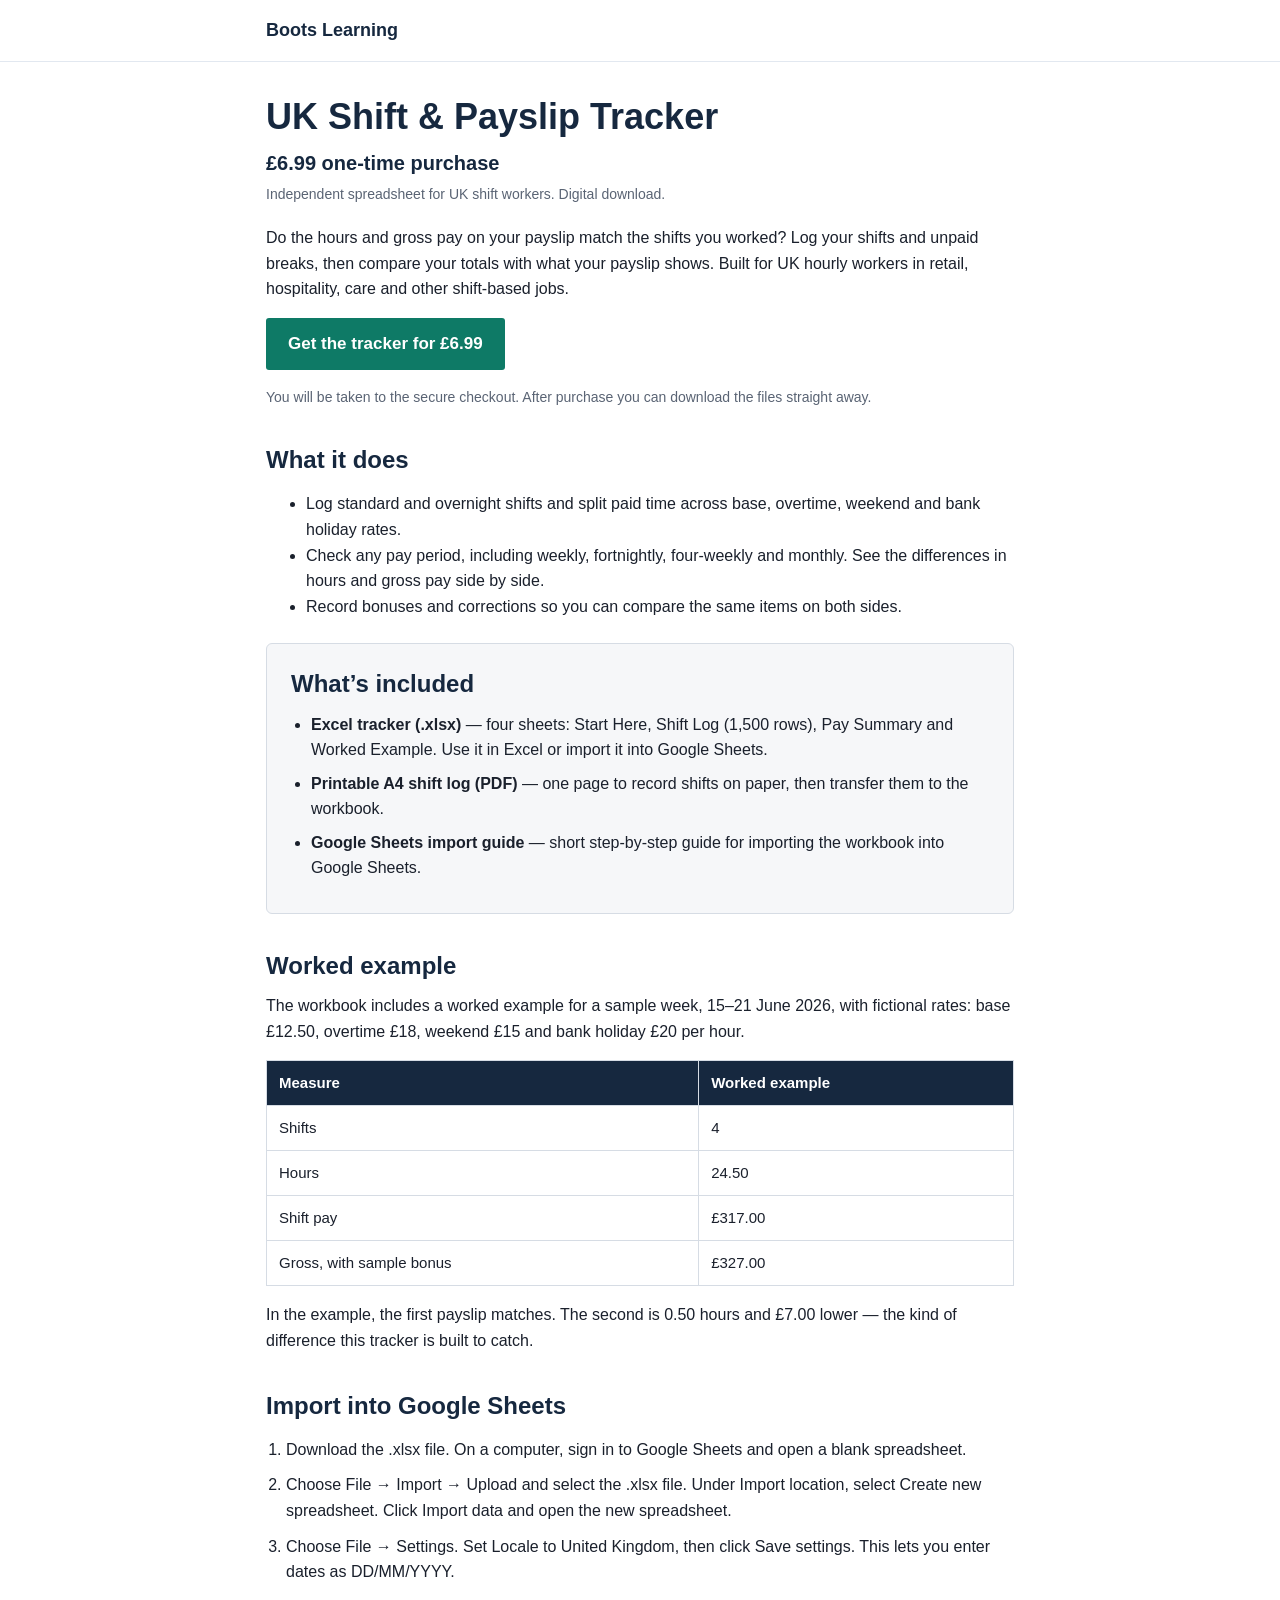
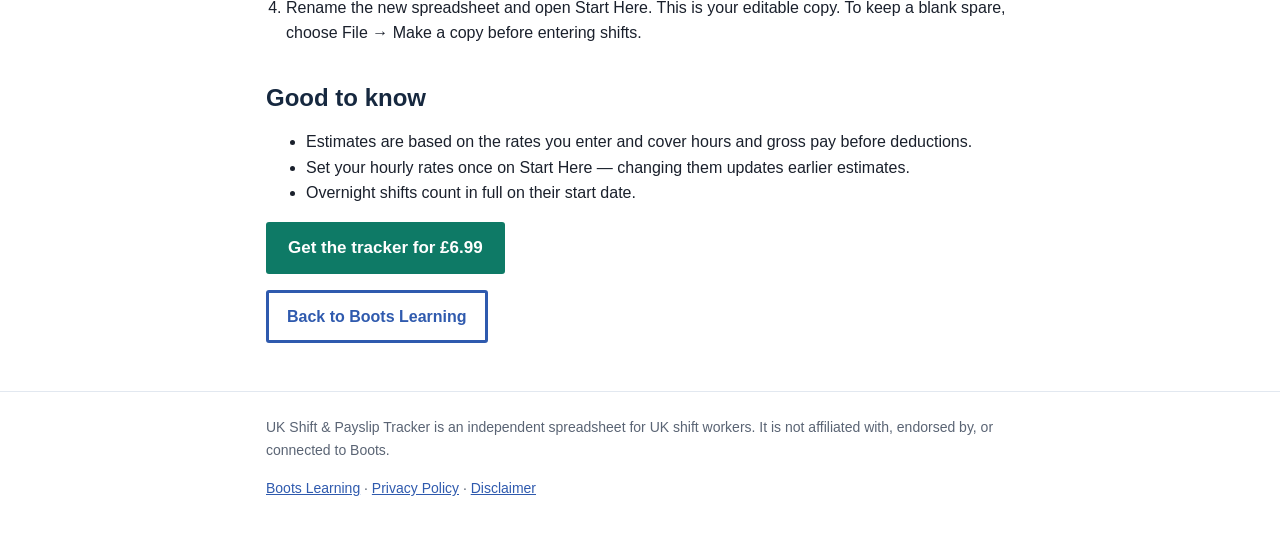
<file: public/shift-payslip-tracker/index.html>
<!DOCTYPE html>
<html lang="en-GB">
<head>
<meta charset="UTF-8">
<meta name="viewport" content="width=device-width, initial-scale=1, minimum-scale=1">
<title>UK Shift &amp; Payslip Tracker – £6.99 | Boots Learning</title>
<meta name="description" content="Log your shifts and overtime, then check whether your payslip matches the hours you worked. Excel workbook for UK hourly workers, imports into Google Sheets, plus a printable A4 shift log. £6.99 one-time purchase.">
<link rel="canonical" href="https://www.bootselearning.net/shift-payslip-tracker/">
<meta property="og:title" content="UK Shift &amp; Payslip Tracker – £6.99">
<meta property="og:description" content="Log your shifts and overtime, then check whether your payslip matches the hours you worked.">
<meta property="og:type" content="website">
<meta property="og:url" content="https://www.bootselearning.net/shift-payslip-tracker/">
<script async src="https://www.googletagmanager.com/gtag/js?id=G-TZP1DGGQW7"></script>
<script>
  window.dataLayer = window.dataLayer || [];
  function gtag(){dataLayer.push(arguments);}
  gtag('js', new Date());
  gtag('config', 'G-TZP1DGGQW7');
</script>
<style>
  body{margin:0;background:#ffffff;color:#1a202c;font-family:Arial,Helvetica,sans-serif;font-size:16px;line-height:1.6;}
  a{color:#2f5aae;}
  .wrap{max-width:748px;margin:0 auto;padding:0 20px;}
  header.site{border-bottom:1px solid #e2e8f0;padding:16px 0;}
  header.site a.home{font-weight:700;font-size:18px;color:#16283f;text-decoration:none;}
  header.site a.home:hover{text-decoration:underline;}
  h1{font-size:36px;line-height:1.25;color:#16283f;margin:32px 0 8px;}
  h2{font-size:24px;line-height:1.3;color:#16283f;margin:36px 0 12px;}
  h3{font-size:19px;color:#16283f;margin:24px 0 8px;}
  p{margin:0 0 16px;}
  .price{font-size:20px;font-weight:700;color:#16283f;margin:0 0 4px;}
  .support{font-size:14px;color:#5a6474;margin:0 0 20px;}
  .btn{display:inline-block;background:#0e7a66;color:#ffffff;font-weight:700;font-size:17px;line-height:1.4;padding:14px 22px;border-radius:3px;text-decoration:none;min-height:48px;box-sizing:border-box;}
  .btn:hover{background:#0b6353;color:#ffffff;}
  .btn-secondary{display:inline-block;background:#ffffff;color:#2f5aae;font-weight:700;font-size:16px;padding:11px 18px;border:3px solid #2f5aae;border-radius:3px;text-decoration:none;box-sizing:border-box;}
  .card{background:#f6f7f9;border:1px solid #d6dce4;border-radius:6px;padding:24px;margin:24px 0;}
  .card ul{margin:0;padding-left:20px;}
  .card li{margin-bottom:8px;}
  table{width:100%;border-collapse:collapse;margin:16px 0;font-size:15px;}
  th,td{border:1px solid #d6dce4;padding:10px 12px;text-align:left;}
  th{background:#16283f;color:#ffffff;}
  .steps{padding-left:20px;}
  .steps li{margin-bottom:10px;}
  .note{font-size:14px;color:#5a6474;}
  footer.site{border-top:1px solid #e2e8f0;margin-top:48px;padding:24px 0 40px;font-size:14px;color:#5a6474;}
  @media (max-width:600px){
    h1{font-size:28px;}
    .btn{display:block;text-align:center;width:100%;}
  }
</style>
</head>
<body>
<header class="site">
  <div class="wrap"><a class="home" href="https://www.bootselearning.net/">Boots Learning</a></div>
</header>
<main class="wrap">
  <h1>UK Shift &amp; Payslip Tracker</h1>
  <p class="price">&pound;6.99 one-time purchase</p>
  <p class="support">Independent spreadsheet for UK shift workers. Digital download.</p>
  <p>Do the hours and gross pay on your payslip match the shifts you worked? Log your shifts and unpaid breaks, then compare your totals with what your payslip shows. Built for UK hourly workers in retail, hospitality, care and other shift-based jobs.</p>
  <p><a class="btn" id="tracker-buy-cta" href="https://thisisabuzarnaqvi.gumroad.com/l/uk-shift-payslip-tracker">Get the tracker for &pound;6.99</a></p>
  <p class="note">You will be taken to the secure checkout. After purchase you can download the files straight away.</p>

  <h2>What it does</h2>
  <ul>
    <li>Log standard and overnight shifts and split paid time across base, overtime, weekend and bank holiday rates.</li>
    <li>Check any pay period, including weekly, fortnightly, four-weekly and monthly. See the differences in hours and gross pay side by side.</li>
    <li>Record bonuses and corrections so you can compare the same items on both sides.</li>
  </ul>

  <div class="card">
    <h2 style="margin-top:0;">What&rsquo;s included</h2>
    <ul>
      <li><strong>Excel tracker (.xlsx)</strong> — four sheets: Start Here, Shift Log (1,500 rows), Pay Summary and Worked Example. Use it in Excel or import it into Google Sheets.</li>
      <li><strong>Printable A4 shift log (PDF)</strong> — one page to record shifts on paper, then transfer them to the workbook.</li>
      <li><strong>Google Sheets import guide</strong> — short step-by-step guide for importing the workbook into Google Sheets.</li>
    </ul>
  </div>

  <h2>Worked example</h2>
  <p>The workbook includes a worked example for a sample week, 15&ndash;21 June 2026, with fictional rates: base &pound;12.50, overtime &pound;18, weekend &pound;15 and bank holiday &pound;20 per hour.</p>
  <table>
    <tr><th>Measure</th><th>Worked example</th></tr>
    <tr><td>Shifts</td><td>4</td></tr>
    <tr><td>Hours</td><td>24.50</td></tr>
    <tr><td>Shift pay</td><td>&pound;317.00</td></tr>
    <tr><td>Gross, with sample bonus</td><td>&pound;327.00</td></tr>
  </table>
  <p>In the example, the first payslip matches. The second is 0.50 hours and &pound;7.00 lower — the kind of difference this tracker is built to catch.</p>

  <h2>Import into Google Sheets</h2>
  <ol class="steps">
    <li>Download the .xlsx file. On a computer, sign in to Google Sheets and open a blank spreadsheet.</li>
    <li>Choose File &rarr; Import &rarr; Upload and select the .xlsx file. Under Import location, select Create new spreadsheet. Click Import data and open the new spreadsheet.</li>
    <li>Choose File &rarr; Settings. Set Locale to United Kingdom, then click Save settings. This lets you enter dates as DD/MM/YYYY.</li>
    <li>Rename the new spreadsheet and open Start Here. This is your editable copy. To keep a blank spare, choose File &rarr; Make a copy before entering shifts.</li>
  </ol>

  <h2>Good to know</h2>
  <ul>
    <li>Estimates are based on the rates you enter and cover hours and gross pay before deductions.</li>
    <li>Set your hourly rates once on Start Here — changing them updates earlier estimates.</li>
    <li>Overnight shifts count in full on their start date.</li>
  </ul>

  <p><a class="btn" id="tracker-buy-cta-2" href="https://thisisabuzarnaqvi.gumroad.com/l/uk-shift-payslip-tracker">Get the tracker for &pound;6.99</a></p>
  <p><a class="btn-secondary" href="https://www.bootselearning.net/">Back to Boots Learning</a></p>
</main>
<footer class="site">
  <div class="wrap">
    <p>UK Shift &amp; Payslip Tracker is an independent spreadsheet for UK shift workers. It is not affiliated with, endorsed by, or connected to Boots.</p>
    <p><a href="https://www.bootselearning.net/">Boots Learning</a> &middot; <a href="https://www.bootselearning.net/privacy-policy/">Privacy Policy</a> &middot; <a href="https://www.bootselearning.net/disclaimer/">Disclaimer</a></p>
  </div>
</footer>
<script>
(function(){function track(name){if(typeof gtag==='function'){gtag('event',name,{event_category:'shift_tracker',event_label:'preview_page'});}}
document.querySelectorAll('#tracker-buy-cta,#tracker-buy-cta-2').forEach(function(b){b.addEventListener('click',function(){track('tracker_purchase_click');});});
})();
</script>
</body>
</html>
</file>
